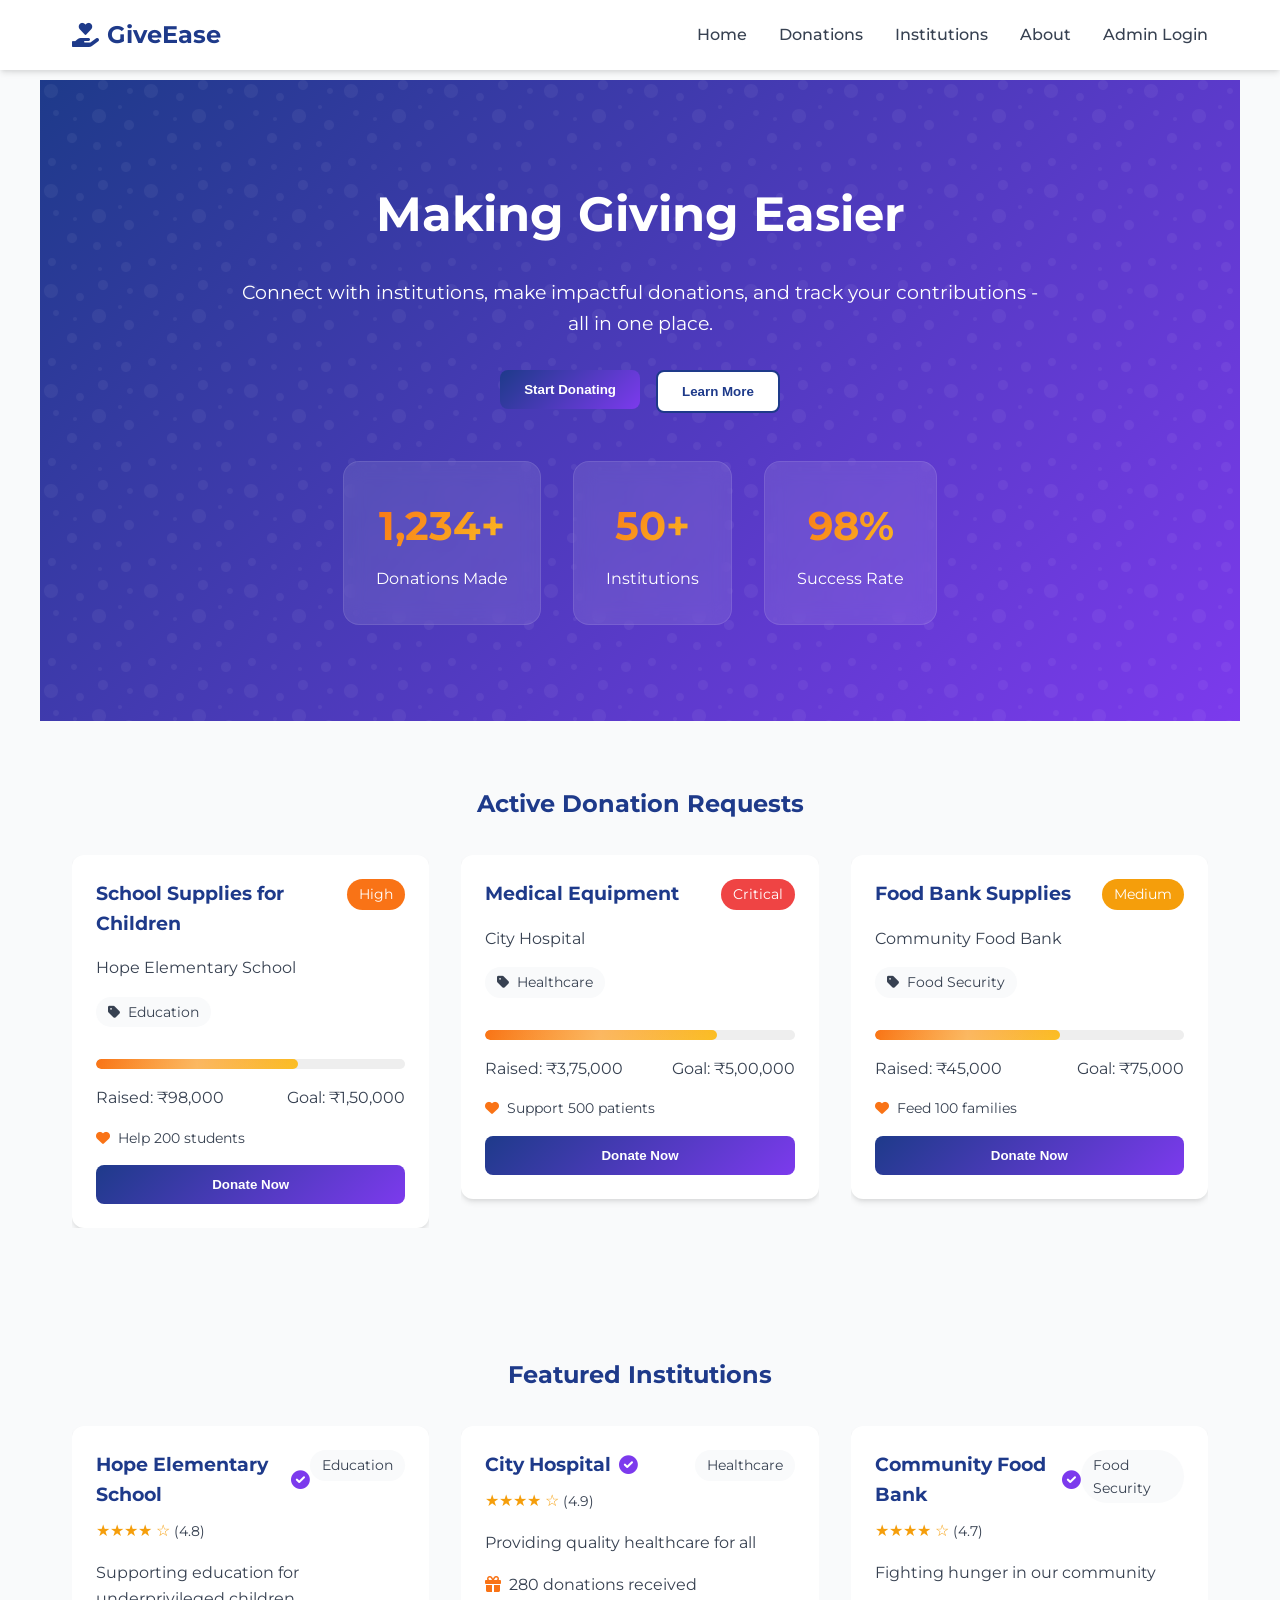
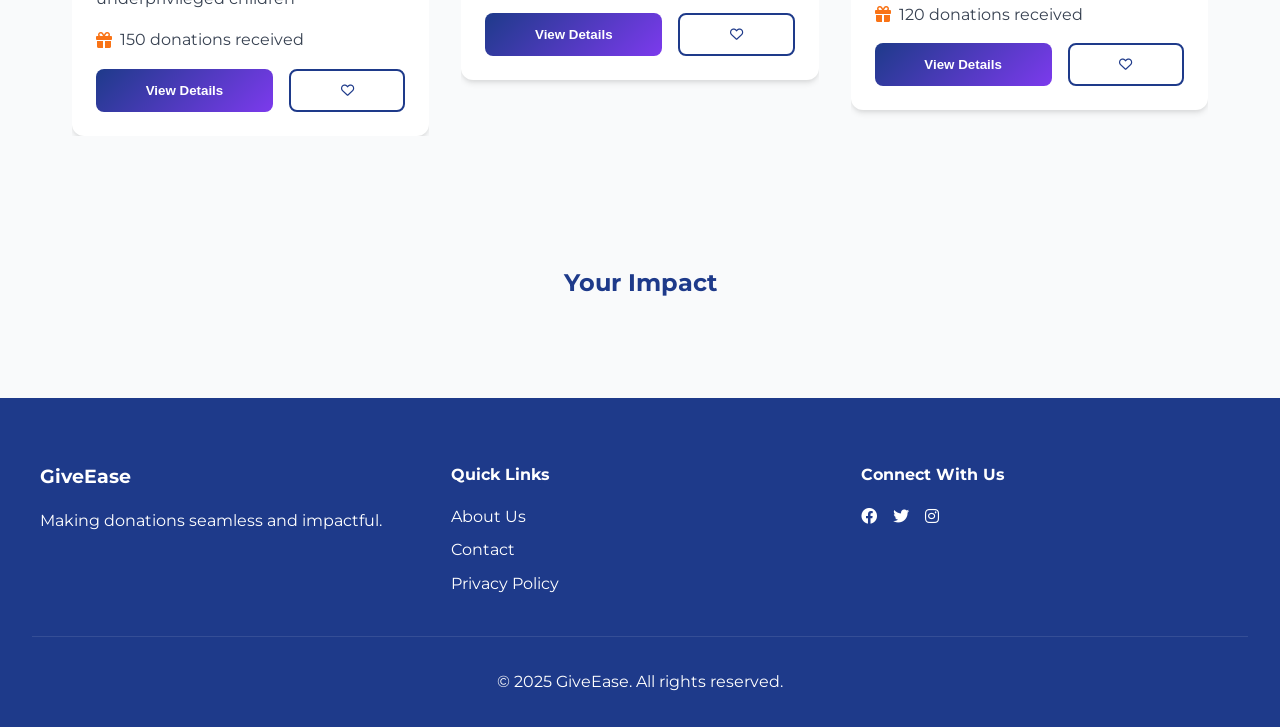
<file: index.html>
<!DOCTYPE html>
<html lang="en">
<head>
    <meta charset="UTF-8">
    <meta name="viewport" content="width=device-width, initial-scale=1.0">
    <title>GiveEase - Connect, Donate, Impact</title>
    <link rel="stylesheet" href="style.css">
    <link href="https://fonts.googleapis.com/css2?family=Montserrat:wght@400;500;600;700&display=swap" rel="stylesheet">
    <link href="https://cdnjs.cloudflare.com/ajax/libs/font-awesome/6.0.0/css/all.min.css" rel="stylesheet">
</head>
<body>
    <nav class="navbar">
        <div class="nav-container">
            <div class="logo">
                <i class="fas fa-hand-holding-heart"></i>
                <span>GiveEase</span>
            </div>
            <div class="nav-links">
                <a href="index.html" class="active">Home</a>
                <a href="donations.html">Donations</a>
                <a href="institutions.html">Institutions</a>
                <a href="about.html">About</a>
                
                <a href="admin_login.html">Admin Login</a>
            </div>
            <div class="mobile-menu">
                <i class="fas fa-bars"></i>
            </div>
        </div>
    </nav>

    <main>
        <!-- Hero Section -->
        <section id="hero" class="hero-section">
            <div class="hero-content">
                <h1>Making Giving Easier</h1>
                <p>Connect with institutions, make impactful donations, and track your contributions - all in one place.</p>
                <div class="cta-buttons">
                    <a href="donations.html"><button class="btn-primary">Start Donating</button></a>
                    <button class="btn-secondary">Learn More</button>
                </div>
            </div>
            <div class="hero-stats">
                <div class="stat-card">
                    <h3>1,234+</h3>
                    <p>Donations Made</p>
                </div>
                <div class="stat-card">
                    <h3>50+</h3>
                    <p>Institutions</p>
                </div>
                <div class="stat-card">
                    <h3>98%</h3>
                    <p>Success Rate</p>
                </div>
            </div>
        </section>

        <!-- Active Requests -->
        <section id="active-requests" class="requests-section">
            <h2>Active Donation Requests</h2>
            <div class="request-cards">
                <!-- Request cards will be dynamically populated -->
            </div>
        </section>

        <!-- Featured Institutions -->
        <section id="featured-institutions" class="institutions-section">
            <h2>Featured Institutions</h2>
            <div class="institution-cards">
                <!-- Institution cards will be dynamically populated -->
            </div>
        </section>

        <!-- Your Impact -->
        <section id="impact" class="impact-section">
            <h2>Your Impact</h2>
            <div class="impact-stats">
                <!-- Impact statistics will be dynamically populated -->
            </div>
        </section>
    </main>

    <footer>
        <div class="footer-content">
            <div class="footer-section">
                <h3>GiveEase</h3>
                <p>Making donations seamless and impactful.</p>
            </div>
            <div class="footer-section">
                <h4>Quick Links</h4>
                <a href="about.html">About Us</a>
                <a href="contact.html">Contact</a>
                <a href="privacy.html">Privacy Policy</a>
            </div>
            <div class="footer-section">
                <h4>Connect With Us</h4>
                <div class="social-links">
                    <a href="#"><i class="fab fa-facebook"></i></a>
                    <a href="#"><i class="fab fa-twitter"></i></a>
                    <a href="#"><i class="fab fa-instagram"></i></a>
                </div>
            </div>
        </div>
        <div class="footer-bottom">
            <p>&copy; 2025 GiveEase. All rights reserved.</p>
        </div>
    </footer>

    <script src="app.js"></script>
</body>
</html>
</file>
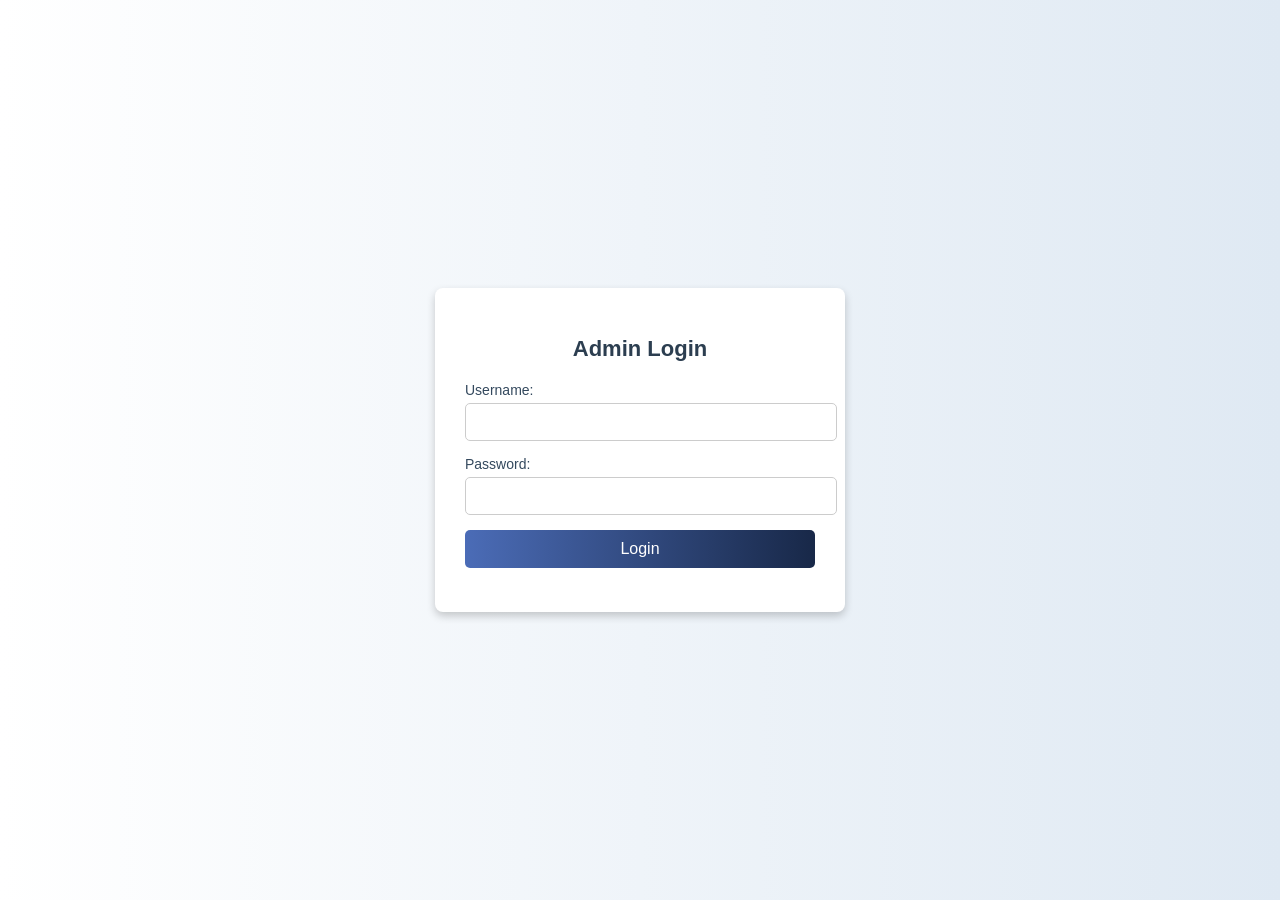
<file: admin_login.html>
<!DOCTYPE html>
<html lang="en">
<head>
    <meta charset="UTF-8">
    <meta name="viewport" content="width=device-width, initial-scale=1.0">
    <title>Admin Login</title>
    <link rel="stylesheet" href="admin_login.css">
</head>
<body>
    <div class="login-container">
        <h2>Admin Login</h2>
        <form onsubmit="return validateLogin(event)">
            <label for="username">Username:</label>
            <input type="text" id="username" required>

            <label for="password">Password:</label>
            <input type="password" id="password" required>

            <button type="submit">Login</button>
        </form>
        <p id="error-message"></p>
    </div>

    <script src="admin_login.js"></script>
</body>
</html>
</file>
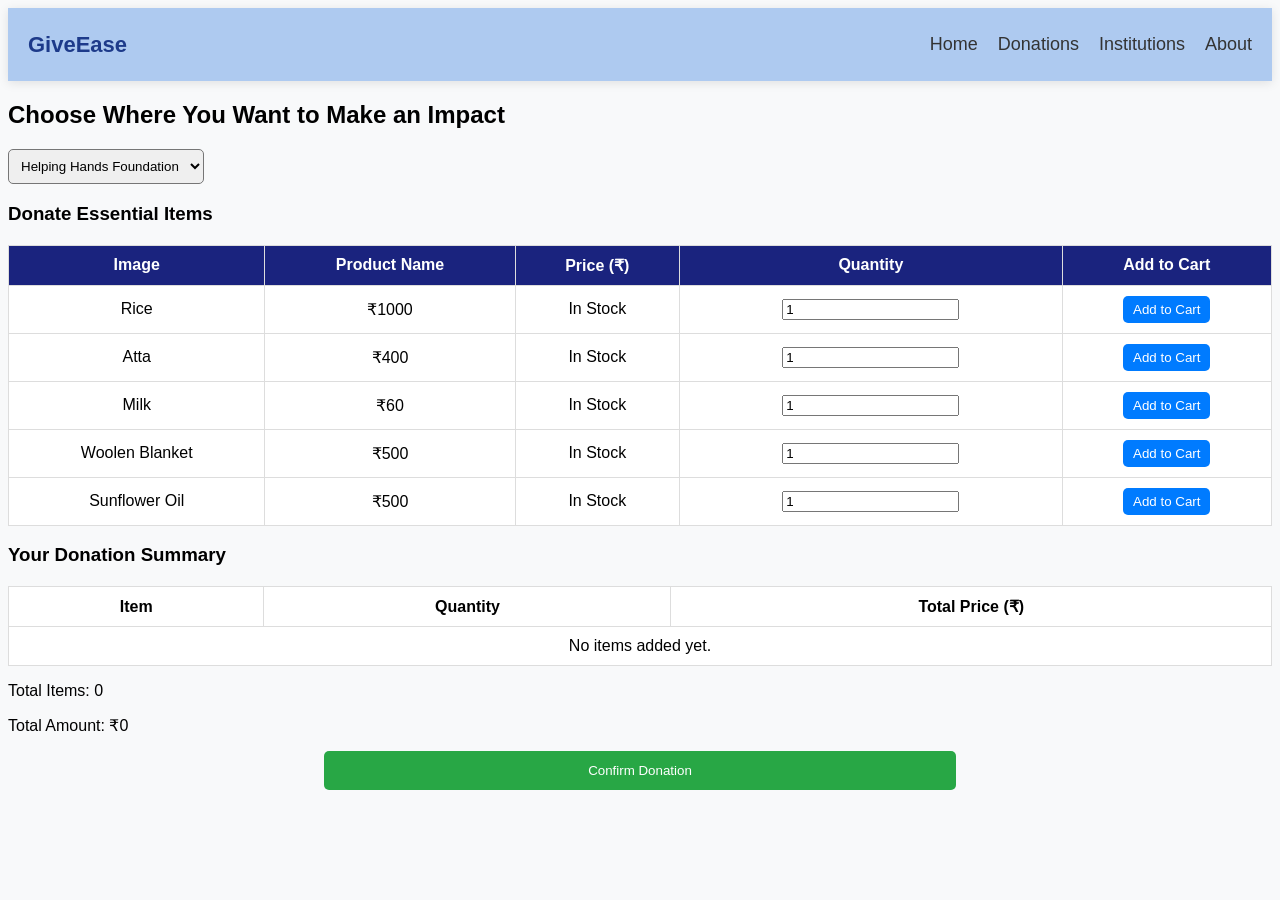
<file: donations.html>
<!DOCTYPE html>
<html lang="en">
<head>
    <meta charset="UTF-8">
    <meta name="viewport" content="width=device-width, initial-scale=1.0">
    <title>Donations - GiveEase</title>
    <link rel="stylesheet" href="style1.css">  <!-- Link to style1.css -->
</head>
<body>

    <header>
        <body>
            <nav class="navbar">
                <div class="nav-logo">
                    
                    <span class="nav-title">GiveEase</span>
                </div>
                <ul class="nav-links">
                    <li><a href="index.html">Home</a></li>
                    <li><a href="donations.html">Donations</a></li>
                    <li><a href="institutions.html">Institutions</a></li>
                    <li><a href="about.html">About</a></li>
                </ul>
                
            </nav>
            
        
        
    </header>
    

    <div class="donation-container">
        <div class="donation-box">
            <h2>Choose Where You Want to Make an Impact</h2>
            <select class="dropdown">
                <option>Helping Hands Foundation</option>
                <option>Care & Share Trust</option>
                <option>Hope Shelter</option>
                <option>Sunrise Orphanage</option>
            </select>

            <h3>Donate Essential Items</h3>
            <table class="donation-table">
                <tr>
                    <th>Image</th>
                    <th>Product Name</th>
                    <th>Price (₹)</th>
                    <th>Quantity</th>
                    <th>Add to Cart</th>
                    
                </tr>
                <tr>
                    <td>Rice</td>
                    <td>₹1000</td>
                    <td>In Stock</td>
                    <td><input type="number" value="1" min="1" class="quantity"></td>
                    <td><button class="add-to-cart" data-name="Rice 10 kg" data-price="1000">Add to Cart</button></td>
                </tr>
                <tr>
                    <td>Atta</td>
                    <td>₹400</td>
                    <td>In Stock</td>
                    <td><input type="number" value="1" min="1" class="quantity"></td>
                    <td><button class="add-to-cart" data-name="Atta 10kg" data-price="400">Add to Cart</button></td>
                </tr>
                <tr>
                    <td>Milk</td>
                    <td>₹60</td>
                    <td>In Stock</td>
                    <td><input type="number" value="1" min="1" class="quantity"></td>
                    <td><button class="add-to-cart" data-name="Milk 1L" data-price="60">Add to Cart</button></td>
                </tr>
                <tr>
                    <td>Woolen Blanket</td>
                    <td>₹500</td>
                    <td>In Stock</td>
                    <td><input type="number" value="1" min="1" class="quantity"></td>
                    <td><button class="add-to-cart" data-name=" Woolen Blanket" data-price="500">Add to Cart</button></td>
                </tr>
                <tr>
                    <td>Sunflower Oil</td>
                    <td>₹500</td>
                    <td>In Stock</td>
                    <td><input type="number" value="1" min="1" class="quantity"></td>
                    <td><button class="add-to-cart" data-name="Sunflower Oil" data-price="500">Add to Cart</button></td>
                </tr>
                
            </table>

            <h3>Your Donation Summary</h3>
            <table class="summary-table">
                <thead>
                    <tr>
                        <th>Item</th>
                        <th>Quantity</th>
                        <th>Total Price (₹)</th>
                    </tr>
                </thead>
                <tbody id="cart-items">
                    <tr>
                        <td colspan="3">No items added yet.</td>
                    </tr>
                </tbody>
            </table>

            <p>Total Items: <span id="total-items">0</span></p>
            <p>Total Amount: ₹<span id="total-amount">0</span></p>

            <button class="confirm-btn" id="confirm-donation">Confirm Donation</button>

            <!-- QR Code & Payment Screenshot Section -->
            <div id="qr-section" style="display: none;">
                <h3>Scan to Pay</h3>
                <img src="qr1.png" alt="QR Code for Payment" width="200">
                <p>Scan the QR code to complete your payment.</p>

                <h3>Attach Your Screenshot of Payment</h3>
                <input type="file" id="payment-screenshot" accept="image/*">
            </div>
        </div>
    </div>

    <script>
        document.addEventListener("DOMContentLoaded", () => {
            let cart = {}; // Store cart items
            const cartItemsTable = document.getElementById("cart-items");
            const totalItemsSpan = document.getElementById("total-items");
            const totalAmountSpan = document.getElementById("total-amount");
            const confirmDonationBtn = document.getElementById("confirm-donation");
            const qrSection = document.getElementById("qr-section");

            function updateCart() {
                cartItemsTable.innerHTML = ""; // Clear previous cart
                let totalItems = 0;
                let totalAmount = 0;

                for (let item in cart) {
                    let tr = document.createElement("tr");
                    tr.innerHTML = `
                        <td>${item}</td>
                        <td>${cart[item].quantity}</td>
                        <td>₹${cart[item].totalPrice}</td>
                    `;
                    cartItemsTable.appendChild(tr);
                    totalItems += cart[item].quantity;
                    totalAmount += cart[item].totalPrice;
                }

                totalItemsSpan.textContent = totalItems;
                totalAmountSpan.textContent = totalAmount;

                if (totalItems === 0) {
                    cartItemsTable.innerHTML = '<tr><td colspan="3">No items added yet.</td></tr>';
                }
            }

            document.querySelectorAll(".add-to-cart").forEach(button => {
                button.addEventListener("click", () => {
                    let itemName = button.getAttribute("data-name");
                    let itemPrice = parseFloat(button.getAttribute("data-price"));
                    let quantityInput = button.parentElement.previousElementSibling.querySelector(".quantity");
                    let quantity = parseInt(quantityInput.value);

                    if (quantity > 0) {
                        if (cart[itemName]) {
                            cart[itemName].quantity += quantity;
                            cart[itemName].totalPrice += itemPrice * quantity;
                        } else {
                            cart[itemName] = {
                                quantity: quantity,
                                totalPrice: itemPrice * quantity
                            };
                        }
                    }

                    updateCart();
                });
            });

            // Show QR Code Section After Confirming Donation
            confirmDonationBtn.addEventListener("click", () => {
                qrSection.style.display = "block";
            });
        });
    </script>

</body>
</html>
</file>
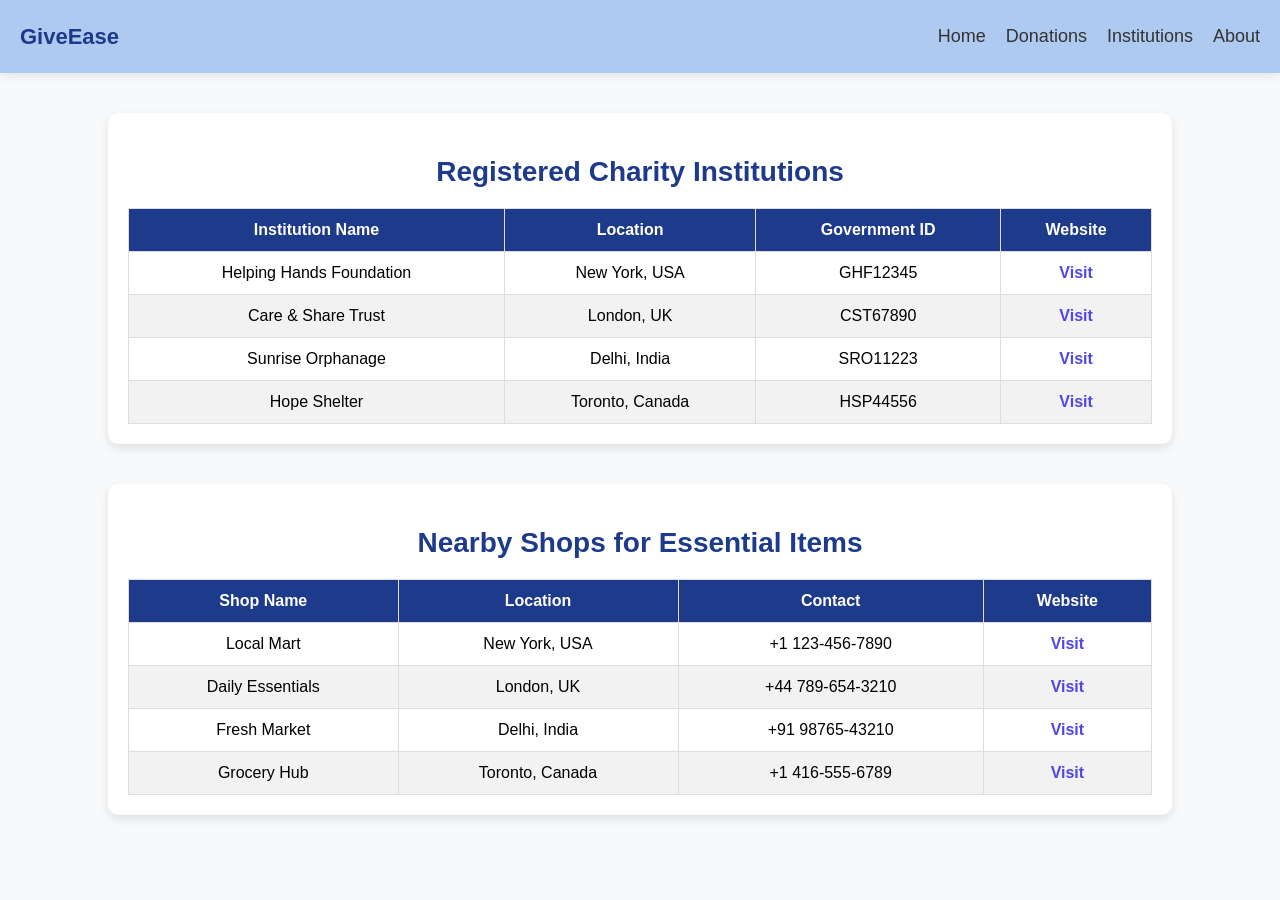
<file: institutions.html>
<!DOCTYPE html>
<html lang="en">
<head>
    <meta charset="UTF-8">
    <meta name="viewport" content="width=device-width, initial-scale=1.0">
    <title>Institutions - GiveEase</title>
    <link rel="stylesheet" href="style2.css"> <!-- Linked style2.css -->
</head>
<body>

    <!-- Navigation Bar -->
    <header>
        <body>
            <nav class="navbar">
                <div class="nav-logo">
                    
                    <span class="nav-title">GiveEase</span>
                </div>
                <ul class="nav-links">
                    <li><a href="index.html">Home</a></li>
                    <li><a href="donations.html">Donations</a></li>
                    <li><a href="institutions.html">Institutions</a></li>
                    <li><a href="about.html">About</a></li>
                </ul>
                
            </nav>
            
        
        
    </header>
    
    

    <!-- Institutions Section -->
    <section class="institutions">
        <h1>Registered Charity Institutions</h1>
        <table>
            <thead>
                <tr>
                    <th>Institution Name</th>
                    <th>Location</th>
                    <th>Government ID</th>
                    <th>Website</th>
                </tr>
            </thead>
            <tbody>
                <tr>
                    <td>Helping Hands Foundation</td>
                    <td>New York, USA</td>
                    <td>GHF12345</td>
                    <td><a href="https://www.helpinghandsfoundation.org" target="_blank">Visit</a></td>
                </tr>
                <tr>
                    <td>Care & Share Trust</td>
                    <td>London, UK</td>
                    <td>CST67890</td>
                    <td><a href="https://www.careandsharetrust.org.uk" target="_blank">Visit</a></td>
                </tr>
                <tr>
                    <td>Sunrise Orphanage</td>
                    <td>Delhi, India</td>
                    <td>SRO11223</td>
                    <td><a href="https://www.sunriseorphanage.in" target="_blank">Visit</a></td>
                </tr>
                <tr>
                    <td>Hope Shelter</td>
                    <td>Toronto, Canada</td>
                    <td>HSP44556</td>
                    <td><a href="https://www.hopeshelter.ca" target="_blank">Visit</a></td>
                </tr>
            </tbody>
        </table>
    </section>

    <!-- Nearby Shops Section -->
    <section class="shops">
        <h1>Nearby Shops for Essential Items</h1>
        <table>
            <thead>
                <tr>
                    <th>Shop Name</th>
                    <th>Location</th>
                    <th>Contact</th>
                    <th>Website</th>
                </tr>
            </thead>
            <tbody>
                <tr>
                    <td>Local Mart</td>
                    <td>New York, USA</td>
                    <td>+1 123-456-7890</td>
                    <td><a href="https://www.localmart.com" target="_blank">Visit</a></td>
                </tr>
                <tr>
                    <td>Daily Essentials</td>
                    <td>London, UK</td>
                    <td>+44 789-654-3210</td>
                    <td><a href="https://www.dailyessentials.co.uk" target="_blank">Visit</a></td>
                </tr>
                <tr>
                    <td>Fresh Market</td>
                    <td>Delhi, India</td>
                    <td>+91 98765-43210</td>
                    <td><a href="https://www.freshmarket.in" target="_blank">Visit</a></td>
                </tr>
                <tr>
                    <td>Grocery Hub</td>
                    <td>Toronto, Canada</td>
                    <td>+1 416-555-6789</td>
                    <td><a href="https://www.groceryhub.ca" target="_blank">Visit</a></td>
                </tr>
            </tbody>
        </table>
    </section>

</body>
</html>
</file>
<file: style.css>
:root {
    --primary: #1E3A8A;
    --accent: #F97316;
    --interactive: #7C3AED;
    --aqua: #14B8A6;
    --background: #F9FAFB;
    --text: #374151;
    --gradient-1: linear-gradient(135deg, #1E3A8A 0%, #7C3AED 100%);
    --gradient-2: linear-gradient(135deg, #F97316 0%, #FBBF24 100%);
    --gradient-3: linear-gradient(135deg, #14B8A6 0%, #22D3EE 100%);
    --shadow: 0 4px 6px -1px rgba(0, 0, 0, 0.1), 0 2px 4px -1px rgba(0, 0, 0, 0.06);
    --shadow-hover: 0 10px 15px -3px rgba(0, 0, 0, 0.1), 0 4px 6px -2px rgba(0, 0, 0, 0.05);
}

* {
    margin: 0;
    padding: 0;
    box-sizing: border-box;
}

body {
    font-family: 'Montserrat', sans-serif;
    background-color: var(--background);
    color: var(--text);
    line-height: 1.6;
}

/* Navbar Styles */
.navbar {
    position: fixed;
    width: 100%;
    top: 0;
    background-color: white;
    box-shadow: var(--shadow);
    z-index: 1000;
}

.nav-container {
    max-width: 1200px;
    margin: 0 auto;
    padding: 1rem 2rem;
    display: flex;
    justify-content: space-between;
    align-items: center;
}

.logo {
    display: flex;
    align-items: center;
    gap: 0.5rem;
    font-size: 1.5rem;
    font-weight: 700;
    color: var(--primary);
}

.nav-links {
    display: flex;
    gap: 2rem;
    align-items: center;
}

.nav-links a {
    text-decoration: none;
    color: var(--text);
    font-weight: 500;
    transition: color 0.3s ease;
}

.nav-links a:hover {
    color: var(--primary);
}

/* Enhanced Button Styles */
.btn-primary, .btn-secondary {
    padding: 0.75rem 1.5rem;
    border-radius: 8px;
    font-weight: 600;
    cursor: pointer;
    transition: all 0.3s ease;
    position: relative;
    overflow: hidden;
}

.btn-primary {
    background: var(--gradient-1);
    color: white;
    border: none;
}

.btn-secondary {
    background: white;
    color: var(--primary);
    border: 2px solid var(--primary);
}

.btn-primary:hover, .btn-secondary:hover {
    transform: translateY(-3px);
    box-shadow: var(--shadow-hover);
}

.btn-primary::after, .btn-secondary::after {
    content: '';
    position: absolute;
    top: 50%;
    left: 50%;
    width: 300%;
    height: 300%;
    background: rgba(255, 255, 255, 0.2);
    transform: translate(-50%, -50%) scale(0);
    border-radius: 50%;
    transition: transform 0.6s ease;
}

.btn-primary:active::after, .btn-secondary:active::after {
    transform: translate(-50%, -50%) scale(1);
}

/* Hero Section */
.hero-section {
    margin-top: 80px;
    padding: 6rem 2rem;
    background: var(--gradient-1);
    color: white;
    text-align: center;
    position: relative;
    overflow: hidden;
}

.hero-section::before {
    content: '';
    position: absolute;
    top: 0;
    left: 0;
    right: 0;
    bottom: 0;
    background: url("data:image/svg+xml,%3Csvg width='100' height='100' viewBox='0 0 100 100' xmlns='http://www.w3.org/2000/svg'%3E%3Cpath d='M11 18c3.866 0 7-3.134 7-7s-3.134-7-7-7-7 3.134-7 7 3.134 7 7 7zm48 25c3.866 0 7-3.134 7-7s-3.134-7-7-7-7 3.134-7 7 3.134 7 7 7zm-43-7c1.657 0 3-1.343 3-3s-1.343-3-3-3-3 1.343-3 3 1.343 3 3 3zm63 31c1.657 0 3-1.343 3-3s-1.343-3-3-3-3 1.343-3 3 1.343 3 3 3zM34 90c1.657 0 3-1.343 3-3s-1.343-3-3-3-3 1.343-3 3 1.343 3 3 3zm56-76c1.657 0 3-1.343 3-3s-1.343-3-3-3-3 1.343-3 3 1.343 3 3 3zM12 86c2.21 0 4-1.79 4-4s-1.79-4-4-4-4 1.79-4 4 1.79 4 4 4zm28-65c2.21 0 4-1.79 4-4s-1.79-4-4-4-4 1.79-4 4 1.79 4 4 4zm23-11c2.76 0 5-2.24 5-5s-2.24-5-5-5-5 2.24-5 5 2.24 5 5 5zm-6 60c2.21 0 4-1.79 4-4s-1.79-4-4-4-4 1.79-4 4 1.79 4 4 4zm29 22c2.76 0 5-2.24 5-5s-2.24-5-5-5-5 2.24-5 5 2.24 5 5 5zM32 63c2.76 0 5-2.24 5-5s-2.24-5-5-5-5 2.24-5 5 2.24 5 5 5zm57-13c2.76 0 5-2.24 5-5s-2.24-5-5-5-5 2.24-5 5 2.24 5 5 5zm-9-21c1.105 0 2-.895 2-2s-.895-2-2-2-2 .895-2 2 .895 2 2 2zM60 91c1.105 0 2-.895 2-2s-.895-2-2-2-2 .895-2 2 .895 2 2 2zM35 41c1.105 0 2-.895 2-2s-.895-2-2-2-2 .895-2 2 .895 2 2 2z' fill='rgba(255,255,255,0.05)' fill-rule='evenodd'/%3E%3C/svg%3E");
    pointer-events: none;
}

.hero-content {
    max-width: 800px;
    margin: 0 auto;
    animation: float 6s ease-in-out infinite;
}

.hero-content h1 {
    font-size: 3rem;
    margin-bottom: 1.5rem;
}

.hero-content p {
    font-size: 1.2rem;
    margin-bottom: 2rem;
}

.cta-buttons {
    display: flex;
    gap: 1rem;
    justify-content: center;
}

/* Enhanced Stat Cards */
.stat-card {
    background: rgba(255, 255, 255, 0.1);
    backdrop-filter: blur(10px);
    padding: 2rem;
    border-radius: 16px;
    text-align: center;
    transition: all 0.3s ease;
    border: 1px solid rgba(255, 255, 255, 0.1);
}

.stat-card:hover {
    transform: translateY(-5px);
    background: rgba(255, 255, 255, 0.15);
}

.stat-card h3 {
    font-size: 2.5rem;
    background: var(--gradient-2);
    -webkit-background-clip: text;
    -webkit-text-fill-color: transparent;
    margin-bottom: 0.5rem;
}

/* Stats Cards */
.hero-stats {
    display: flex;
    justify-content: center;
    gap: 2rem;
    margin-top: 3rem;
}

/* Enhanced Progress Bar */
.progress-bar {
    height: 10px;
    background: #eee;
    border-radius: 5px;
    overflow: hidden;
    margin: 1rem 0;
    position: relative;
}

.progress-bar-fill {
    height: 100%;
    background: var(--gradient-2);
    border-radius: 5px;
    transition: width 1s ease;
    position: relative;
}

.progress-bar-fill::after {
    content: '';
    position: absolute;
    top: 0;
    left: 0;
    right: 0;
    bottom: 0;
    background: linear-gradient(90deg, 
        rgba(255,255,255,0) 0%,
        rgba(255,255,255,0.3) 50%,
        rgba(255,255,255,0) 100%);
    animation: shimmer 2s infinite;
}

@keyframes shimmer {
    0% { transform: translateX(-100%); }
    100% { transform: translateX(100%); }
}

@keyframes float {
    0% { transform: translateY(0px); }
    50% { transform: translateY(-10px); }
    100% { transform: translateY(0px); }
}

/* Enhanced Card Styles */
.request-card, .institution-card {
    transition: all 0.3s ease;
    position: relative;
    overflow: hidden;
}

.request-card:hover, .institution-card:hover {
    transform: translateY(-5px) scale(1.02);
    box-shadow: var(--shadow-hover);
}

.request-card::before, .institution-card::before {
    content: '';
    position: absolute;
    top: 0;
    left: 0;
    width: 100%;
    height: 4px;
    background: var(--gradient-2);
    transform: scaleX(0);
    transition: transform 0.3s ease;
}

.request-card:hover::before, .institution-card:hover::before {
    transform: scaleX(1);
}

/* Section Styles */
section {
    padding: 4rem 2rem;
    max-width: 1200px;
    margin: 0 auto;
}

section h2 {
    text-align: center;
    margin-bottom: 2rem;
    color: var(--primary);
}

/* Cards */
.request-cards, .institution-cards {
    display: grid;
    grid-template-columns: repeat(auto-fit, minmax(300px, 1fr));
    gap: 2rem;
}

/* Footer */
footer {
    background-color: var(--primary);
    color: white;
    padding: 4rem 2rem 2rem;
}

.footer-content {
    max-width: 1200px;
    margin: 0 auto;
    display: grid;
    grid-template-columns: repeat(auto-fit, minmax(250px, 1fr));
    gap: 2rem;
}

.footer-section h3, .footer-section h4 {
    margin-bottom: 1rem;
}

.footer-section a {
    color: white;
    text-decoration: none;
    display: block;
    margin-bottom: 0.5rem;
}

.social-links {
    display: flex;
    gap: 1rem;
}

.footer-bottom {
    text-align: center;
    margin-top: 2rem;
    padding-top: 2rem;
    border-top: 1px solid rgba(255, 255, 255, 0.1);
}

/* Mobile Responsiveness */
.mobile-menu {
    display: none;
}

@media (max-width: 768px) {
    .nav-links {
        display: none;
    }

    .mobile-menu {
        display: block;
    }

    .hero-content h1 {
        font-size: 2rem;
    }

    .hero-stats {
        flex-direction: column;
        align-items: center;
    }

    .stat-card {
        width: 100%;
        max-width: 300px;
    }
}
</file>
<file: admin_login.css>
/* Apply a global font and background */
body {
    font-family: Arial, sans-serif;
    background: linear-gradient(to right, #ffffff, #dfe9f3);
    margin: 0;
    padding: 0;
    display: flex;
    justify-content: center;
    align-items: center;
    height: 100vh;
}

/* Login container */
.login-container {
    background: #fff;
    padding: 30px;
    border-radius: 8px;
    box-shadow: 0 4px 8px rgba(0, 0, 0, 0.2);
    width: 350px;
    text-align: center;
}

/* Title */
.login-container h2 {
    margin-bottom: 20px;
    font-size: 22px;
    color: #2c3e50;
}

/* Input fields */
.login-container label {
    display: block;
    font-size: 14px;
    text-align: left;
    margin-bottom: 5px;
    color: #34495e;
}

.login-container input {
    width: 100%;
    padding: 10px;
    margin-bottom: 15px;
    border: 1px solid #ccc;
    border-radius: 5px;
    font-size: 14px;
}

/* Login button */
.login-container button {
    width: 100%;
    background: linear-gradient(to right, #4b6cb7, #182848);
    color: #fff;
    border: none;
    padding: 10px;
    border-radius: 5px;
    font-size: 16px;
    cursor: pointer;
    transition: 0.3s;
}

.login-container button:hover {
    background: linear-gradient(to right, #3b5998, #1a237e);
}

/* Error message */
#error-message {
    color: red;
    font-size: 14px;
    margin-top: 10px;
}
</file>
<file: style1.css>
/* Root Variables */
:root {
    --primary: #1A237E;
    --button-blue: #007bff;
    --button-green: #28a745;
    --white: #ffffff;
    --background: #f8f9fa;
}

/* General Styling */
body {
    font-family: Arial, sans-serif;
    background-color: var(--background);
}

/* Navbar */
.navbar {
    display: flex;
    justify-content: space-between;
    align-items: center;
    padding: 10px 20px;
    background-color: #aecaf0; /* Adjust color if needed */
    box-shadow: 0 2px 10px rgba(0, 0, 0, 0.1);
}

/* Logo and Title */
.nav-logo {
    display: flex;
    align-items: center;
}

.nav-logo img {
    height: 40px; /* Adjust size */
    margin-right: 10px;
}

.nav-title {
    font-size: 22px;
    font-weight: bold;
    color: #1D3A8A; /* Adjust to your theme color */
}

/* Navigation Links */
.nav-links {
    list-style: none;
    display: flex;
    gap: 20px;
}

.nav-links li {
    display: inline;
}

.nav-links a {
    text-decoration: none;
    color: #333;
    font-size: 18px;
    font-weight: 500;
    transition: color 0.3s;
}

.nav-links a:hover {
    color: #1D3A8A; /* Adjust hover color */
}
/* Tables */
.donation-table, .summary-table {
    width: 100%;
    margin-top: 20px;
    border-collapse: collapse;
    background: white;
}

.donation-table th, .donation-table td,
.summary-table th, .summary-table td {
    padding: 10px;
    text-align: center;
    border: 1px solid #ddd;
}

.donation-table th {
    background-color: var(--primary);
    color: white;
}

/* Buttons */
.add-to-cart {
    background-color: var(--button-blue);
    color: var(--white);
    border: none;
    padding: 6px 10px;
    cursor: pointer;
    border-radius: 5px;
}

.add-to-cart:hover {
    background-color: #0056b3;
}

.confirm-btn {
    display: block;
    width: 50%;
    margin: auto;
    padding: 12px;
    background-color: var(--button-green);
    color: var(--white);
    border: none;
    border-radius: 5px;
    cursor: pointer;
}

.confirm-btn:hover {
    background-color: #218838;
}

/* Dropdown */
.dropdown {
    padding: 8px;
    border-radius: 5px;
}
</file>
<file: style2.css>
/* General Styling */
body {
    font-family: Arial, sans-serif;
    margin: 0;
    padding: 0;
    background-color: #f8f9fa;
}

/* Navigation Bar */
/* Navigation Bar */
.navbar {
    display: flex;
    justify-content: space-between;
    align-items: center;
    padding: 10px 20px;
    background-color: #aecaf0; /* Adjust color if needed */
    box-shadow: 0 2px 10px rgba(0, 0, 0, 0.1);
}

/* Logo and Title */
.nav-logo {
    display: flex;
    align-items: center;
}

.nav-logo img {
    height: 40px; /* Adjust size */
    margin-right: 10px;
}

.nav-title {
    font-size: 22px;
    font-weight: bold;
    color: #1D3A8A; /* Adjust to your theme color */
}

/* Navigation Links */
.nav-links {
    list-style: none;
    display: flex;
    gap: 20px;
}

.nav-links li {
    display: inline;
}

.nav-links a {
    text-decoration: none;
    color: #333;
    font-size: 18px;
    font-weight: 500;
    transition: color 0.3s;
}

.nav-links a:hover {
    color: #1D3A8A; /* Adjust hover color */
}

/* Login Button */
.nav-login {
    background: linear-gradient(to right, #3B82F6, #9333EA);
    color: white;
    padding: 8px 15px;
    border-radius: 5px;
    text-decoration: none;
    font-weight: bold;
    transition: 0.3s;
}

.nav-login:hover {
    background: linear-gradient(to right, #2563EB, #7C3AED);
}

/* Donation Box */
.donation-container {
    text-align: center;
    padding: 50px 20px;
}

.donation-box {
    background: white;
    max-width: 800px;
    margin: auto;
    padding: 20px;
    border-radius: 5px;
    box-shadow: 0px 4px 8px rgba(0, 0, 0, 0.1);
}
/* Institutions & Shops Sections */
section {
    width: 80%;
    margin: 40px auto;
    background: #ffffff;
    padding: 20px;
    border-radius: 10px;
    box-shadow: 0px 4px 10px rgba(0, 0, 0, 0.1);
    text-align: center;
}

h1 {
    color: #1e3a8a;
    font-size: 28px;
    margin-bottom: 20px;
}

/* Table Styling */
table {
    width: 100%;
    border-collapse: collapse;
    margin-top: 20px;
}

thead {
    background-color: #1e3a8a;
    color: white;
}

th, td {
    padding: 12px;
    border: 1px solid #ddd;
    text-align: center;
}

tr:nth-child(even) {
    background-color: #f2f2f2;
}

/* Links inside Tables */
table a {
    color: #4f46e5;
    text-decoration: none;
    font-weight: bold;
}

table a:hover {
    text-decoration: underline;
}
</file>
